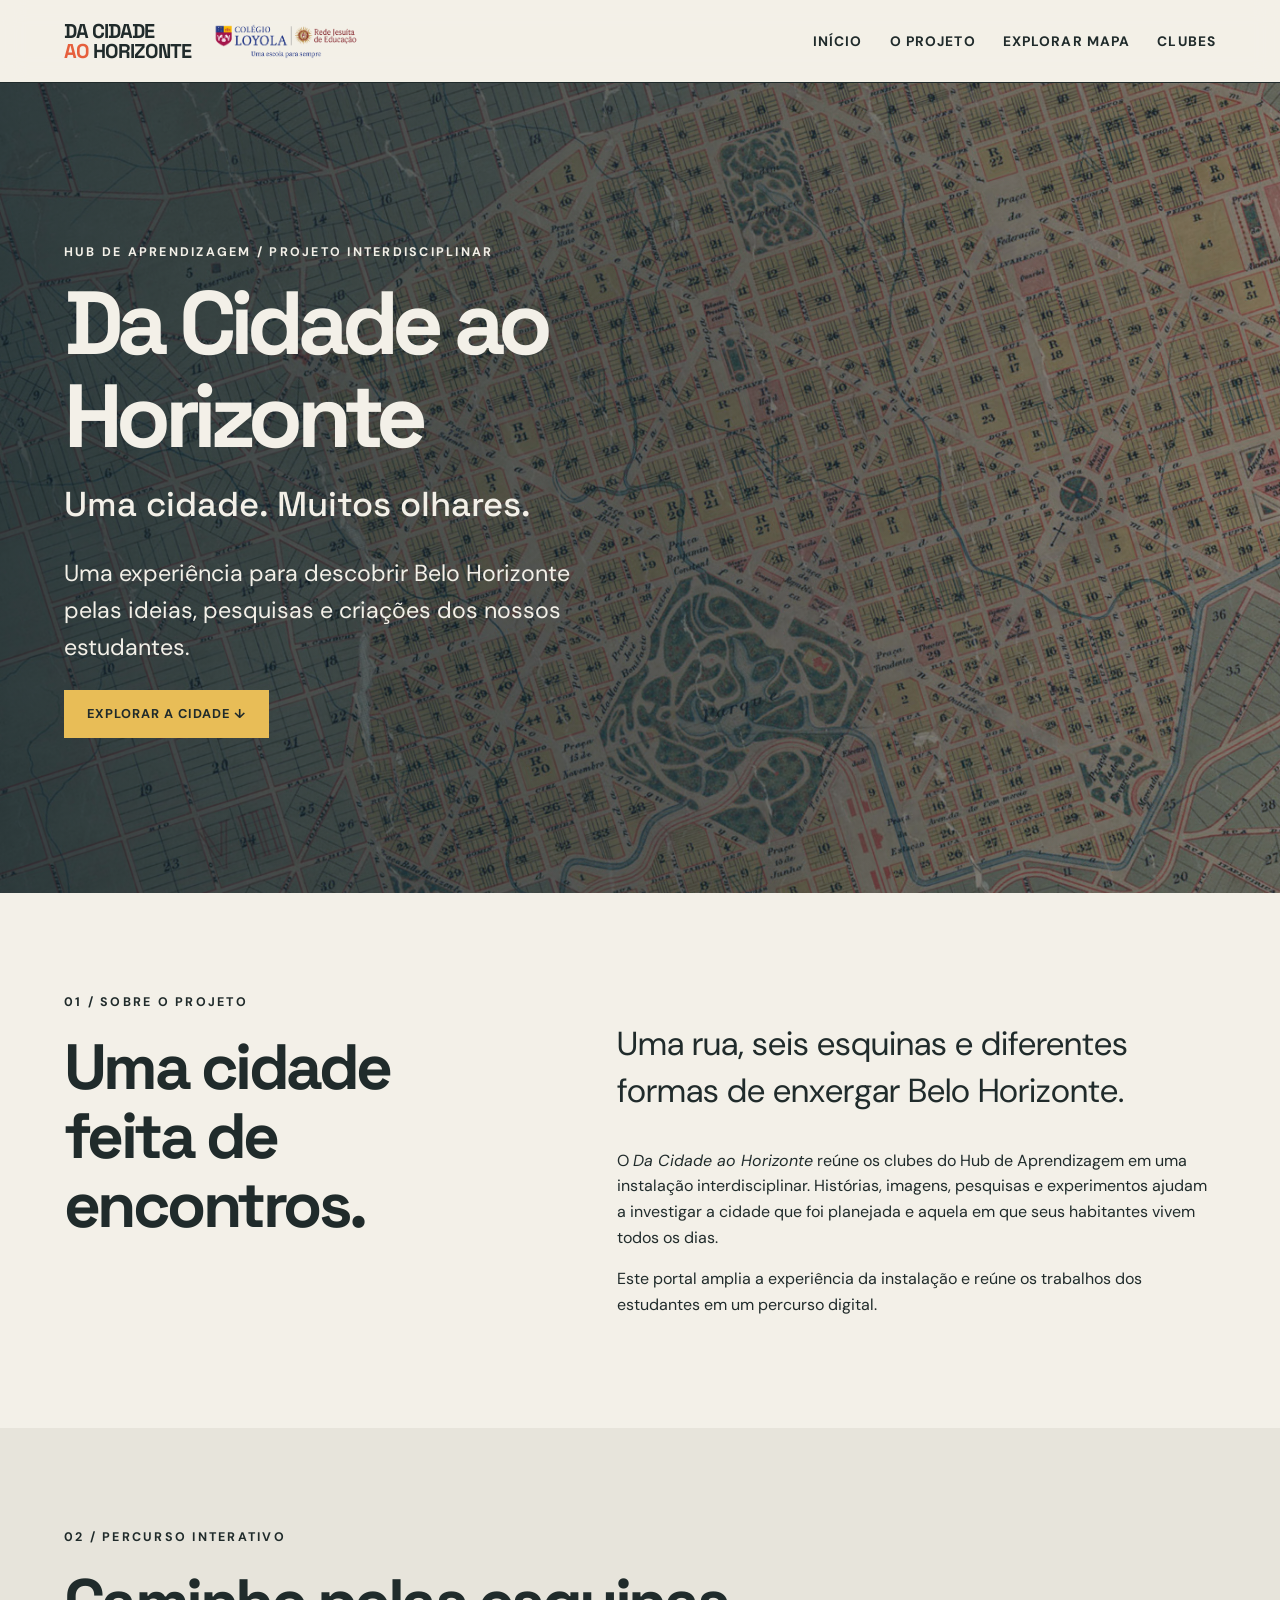
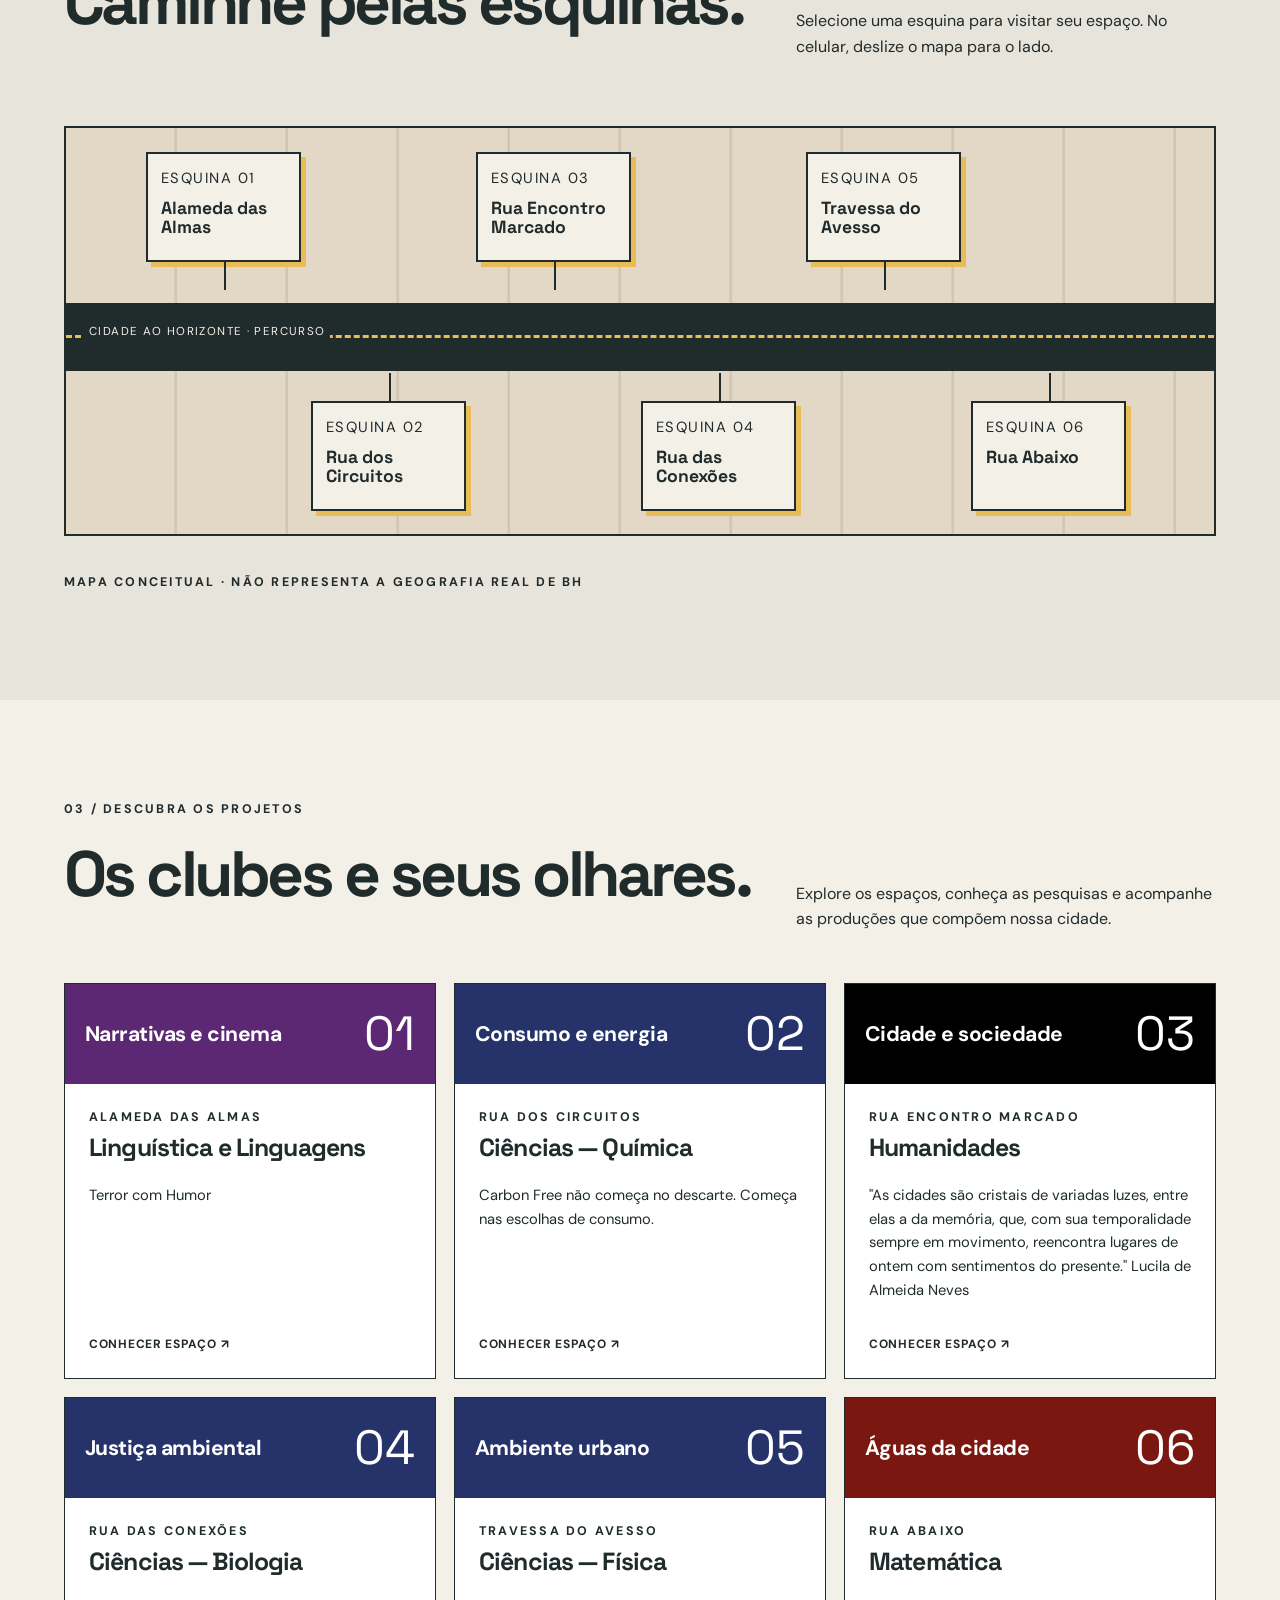
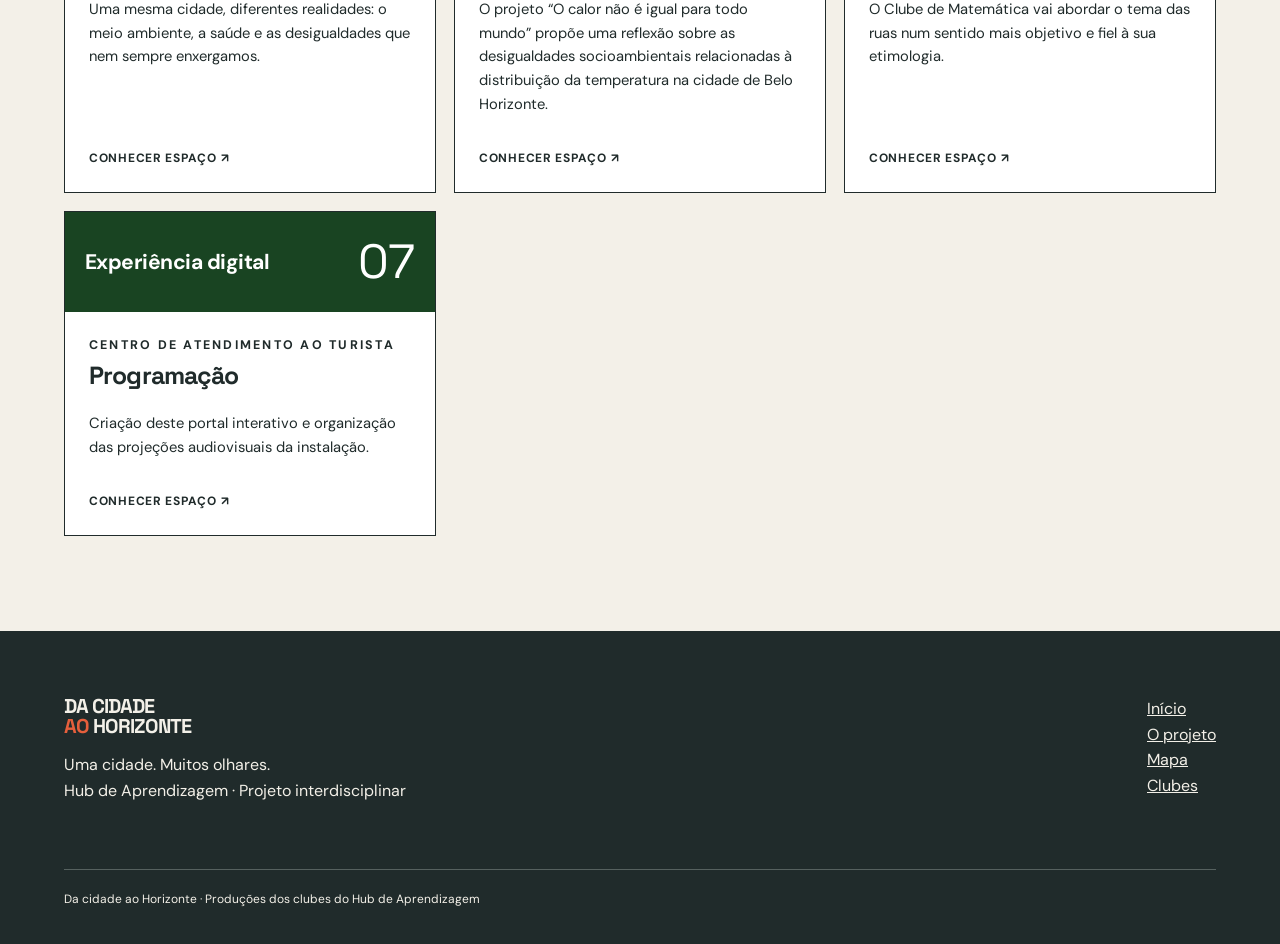
<file: index.html>
<!doctype html>
<html lang="pt-BR">

<head>
    <meta charset="utf-8">
    <meta name="viewport" content="width=device-width,initial-scale=1">
    <meta name="description"
        content="Da Cidade ao Horizonte: uma experiência interdisciplinar para explorar Belo Horizonte pelos olhares dos estudantes do Hub de Aprendizagem.">
    <meta property="og:title" content="Da Cidade ao Horizonte">
    <meta property="og:description" content="Uma cidade. Muitos olhares.">
    <meta name="theme-color" content="#244E59">
    <title>Da Cidade ao Horizonte | Hub de Aprendizagem</title>
    <link rel="stylesheet" href="css/style.css">
    <link rel="stylesheet" href="css/responsive.css">
</head>

<body>
    <header>
        <div class="header-inner"><div class="header-identity"><a class="brand" href="index.html">DA CIDADE
                <br><span>AO</span> HORIZONTE</a><img class="header-loyola" src="img/loyola.png" alt="Colégio Loyola"></div><button class="menu-toggle" aria-expanded="false"
                aria-controls="main-nav">Menu ☰</button>
            <nav id="main-nav" aria-label="Navegação principal"><a href="index.html">Início</a><a href="#projeto">O
                    projeto</a><a href="#mapa">Explorar mapa</a><a href="#clubes">Clubes</a></nav>
        </div>
    </header>
    <main>
        <section class="hero">
            <div class="orb" aria-hidden="true"></div>
            <div class="wrap"><span class="eyebrow">Hub de Aprendizagem / Projeto interdisciplinar</span>
                <h1>Da Cidade ao<br>Horizonte<span style="color:#E8BD57"></span></h1>
                <p class="sub">Uma cidade. Muitos olhares.</p>
                <p>Uma experiência para descobrir Belo Horizonte pelas ideias, pesquisas e criações dos nossos
                    estudantes.</p><a class="btn btn-light" href="#mapa">Explorar a cidade ↓</a>
            </div>
        </section>
        <section id="projeto">
            <div class="wrap intro-grid">
                <div><span class="eyebrow">01 / Sobre o projeto</span>
                    <h2>Uma cidade feita de encontros.</h2>
                </div>
                <div>
                    <p class="lead">Uma rua, seis esquinas e diferentes formas de enxergar Belo Horizonte.</p>
                    <p>O <i>Da Cidade ao Horizonte</i> reúne os clubes do Hub de Aprendizagem em uma instalação interdisciplinar.
                        Histórias, imagens, pesquisas e experimentos ajudam a investigar a cidade que foi planejada e
                        aquela em que seus habitantes vivem todos os dias.</p>
                    <p>Este portal amplia a experiência da instalação e reúne os trabalhos dos estudantes em um percurso
                        digital.</p>
                </div>
            </div>
        </section>
        <section id="mapa" class="map-section">
            <div class="wrap">
                <div class="section-head">
                    <div><span class="eyebrow">02 / Percurso interativo</span>
                        <h2>Caminhe pelas esquinas.</h2>
                    </div>
                    <p>Selecione uma esquina para visitar seu espaço. No celular, deslize o mapa para o lado. </p>
                </div>
                <div class="map-scroll" role="region" aria-label="Mapa horizontal das seis esquinas" tabindex="0">
                    <div class="street" id="street-map"></div>
                </div>
                <p class="eyebrow">Mapa conceitual · não representa a geografia real de BH</p>
            </div>
        </section>
        <section id="clubes">
            <div class="wrap">
                <div class="section-head">
                    <div><span class="eyebrow">03 / Descubra os projetos</span>
                        <h2>Os clubes e seus olhares.</h2>
                    </div>
                    <p>Explore os espaços, conheça as pesquisas e acompanhe as produções que compõem nossa cidade.</p>
                </div>
                <div class="club-grid" id="club-cards"></div>
            </div>
        </section>
    </main>
    <footer>
        <div class="wrap">
            <div class="footer-grid">
                <div>
                    <div class="brand">DA CIDADE<br><span>AO</span> HORIZONTE</div>
                    <p>Uma cidade. Muitos olhares.<br>Hub de Aprendizagem · Projeto interdisciplinar</p>
                </div>
                <div><a href="index.html">Início</a><br><a href="#projeto">O projeto</a><br><a
                        href="#mapa">Mapa</a><br><a href="#clubes">Clubes</a></div>
            </div>
            <div class="fine">Da cidade ao Horizonte · Produções dos clubes do Hub de Aprendizagem</div>
        </div>
    </footer>
    <script src="js/data.js"></script>
    <script src="js/main.js"></script>
</body>

</html>
</file>
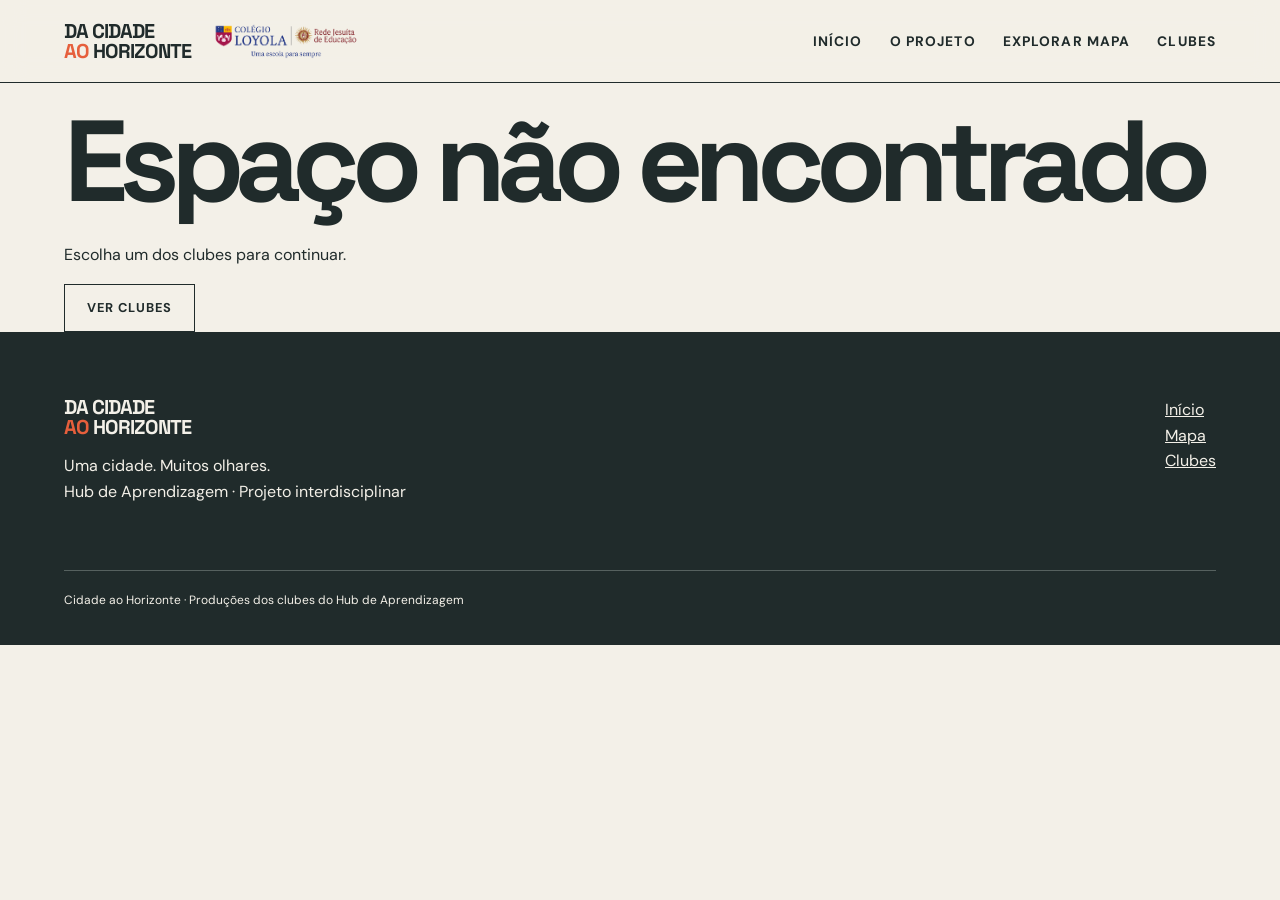
<file: clube.html>
<!doctype html>
<html lang="pt-BR">

<head>
    <meta charset="utf-8">
    <meta name="viewport" content="width=device-width,initial-scale=1">
    <meta name="description" content="Conheça os trabalhos dos estudantes no projeto Cidade ao Horizonte.">
    <meta name="theme-color" content="#244E59">
    <title>Clube | Cidade ao Horizonte</title>
    <link rel="stylesheet" href="css/style.css">
    <link rel="stylesheet" href="css/responsive.css">
</head>

<body>
    <header>
        <div class="header-inner"><div class="header-identity"><a class="brand" href="index.html">DA CIDADE
                <br><span>AO</span> HORIZONTE</a><img class="header-loyola" src="img/loyola.png" alt="Colégio Loyola"></div><button class="menu-toggle" aria-expanded="false"
                aria-controls="main-nav">Menu ☰</button>
            <nav id="main-nav" aria-label="Navegação principal"><a href="index.html">Início</a><a
                    href="index.html#projeto">O projeto</a><a href="index.html#mapa">Explorar mapa</a><a
                    href="index.html#clubes">Clubes</a></nav>
        </div>
    </header>
    <main id="club-detail"></main>
    <footer>
        <div class="wrap">
            <div class="footer-grid">
                <div>
                    <div class="brand">DA CIDADE<br><span>AO</span> HORIZONTE</div>
                    <p>Uma cidade. Muitos olhares.<br>Hub de Aprendizagem · Projeto interdisciplinar</p>
                </div>
                <div><a href="index.html">Início</a><br><a href="index.html#mapa">Mapa</a><br><a
                        href="index.html#clubes">Clubes</a></div>
            </div>
            <div class="fine">Cidade ao Horizonte · Produções dos clubes do Hub de Aprendizagem</div>
        </div>
    </footer>
    <script src="js/data.js"></script>
    <script src="js/main.js?v=20261114-sem-destaques"></script>
</body>

</html>
</file>
<file: css/style.css>
@import url('https://fonts.googleapis.com/css2?family=DM+Sans:wght@400;500;600;700&family=Space+Grotesk:wght@400;500;600;700&display=swap');

:root {
    --ink: #202B2B;
    --blue: #244E59;
    --orange: #E65F3C;
    --yellow: #E8BD57;
    --paper: #F3F0E8;
    --muted: #727875
}

* {
    box-sizing: border-box
}

html {
    scroll-behavior: smooth
}

body {
    margin: 0;
    background: var(--paper);
    color: var(--ink);
    font: 16px/1.6 'DM Sans', sans-serif
}

a {
    color: inherit
}

button {
    font: inherit
}

h1,
h2,
h3,
.brand {
    font-family: 'Space Grotesk', sans-serif;
    line-height: 1.08
}

h1 {
    font-size: clamp(3.7rem, 9vw, 9rem);
    letter-spacing: -.075em;
    margin: .15em 0
}

h2 {
    font-size: clamp(2.2rem, 5vw, 4.5rem);
    letter-spacing: -.055em;
    margin: .3em 0 .6em
}

h3 {
    font-size: 1.55rem;
    letter-spacing: -.035em;
    margin: .3em 0
}

p {
    max-width: 68ch
}

td{
    vertical-align: top;
}
.tdBold{
    font-weight: bold;
}
.tdItalic {
  font-style: italic;
}

header {
    position: sticky;
    top: 0;
    z-index: 30;
    background: rgba(243, 240, 232, .96);
    border-bottom: 1px solid var(--ink);
    backdrop-filter: blur(12px)
}

.header-inner {
    max-width: 1440px;
    margin: auto;
    display: flex;
    align-items: center;
    justify-content: space-between;
    gap: 2rem;
    padding: 17px 5%
}

.brand {
    text-decoration: none;
    font-weight: 700;
    letter-spacing: -.05em;
    font-size: 1.25rem;
    line-height: 1
}

.brand span {
    color: var(--orange)
}

nav {
    display: flex;
    gap: 1.7rem;
    align-items: center
}

nav a {
    text-decoration: none;
    font-size: .86rem;
    font-weight: 700;
    text-transform: uppercase;
    letter-spacing: .08em
}

nav a:hover,
.text-link:hover {
    color: var(--orange)
}

.menu-toggle {
    display: none;
    background: none;
    border: 1px solid;
    padding: 8px 12px;
    cursor: pointer
}

main {
    overflow: hidden
}

.wrap {
    max-width: 1440px;
    padding: 0 5%;
    margin: auto
}

.hero {
    background: var(--blue);
    color: var(--paper);
    position: relative;
    min-height: 650px;
    display: flex;
    align-items: center;
    overflow: hidden
}

.hero:before {
    content: '';
    position: absolute;
    inset: 0;
    opacity: .15;
    background-image: linear-gradient(90deg, transparent 96%, #fff 97%), linear-gradient(transparent 96%, #fff 97%);
    background-size: 85px 85px;
    transform: rotate(-15deg) scale(1.4)
}

.hero .wrap {
    position: relative;
    width: 100%;
    padding-top: 100px;
    padding-bottom: 110px
}

.eyebrow {
    font-size: .78rem;
    text-transform: uppercase;
    letter-spacing: .18em;
    font-weight: 700
}

.hero p {
    font-size: clamp(1.1rem, 2vw, 1.45rem);
    max-width: 560px
}

.hero .sub {
    font-family: 'Space Grotesk';
    font-size: clamp(1.6rem, 3vw, 2.5rem);
    font-weight: 500;
    margin: 0
}

.hero .orb {
    position: absolute;
    right: -7%;
    bottom: -55%;
    border: 90px solid var(--yellow);
    width: 580px;
    height: 580px;
    border-radius: 50%;
    opacity: .75
}

.btn {
    display: inline-block;
    border: 1px solid var(--ink);
    padding: 13px 22px;
    text-decoration: none;
    text-transform: uppercase;
    font-size: .8rem;
    letter-spacing: .08em;
    font-weight: 700;
    transition: transform .2s, background .2s
}

.btn:hover {
    transform: translateY(-3px)
}

.btn-light {
    background: var(--yellow);
    color: var(--ink);
    border-color: var(--yellow)
}

section {
    padding: 95px 0
}

.intro-grid {
    display: grid;
    grid-template-columns: 1fr 1.3fr;
    gap: 8%
}

.intro-grid .lead {
    font-size: clamp(1.4rem, 2.6vw, 2.2rem);
    line-height: 1.4
}

.section-head {
    display: flex;
    justify-content: space-between;
    align-items: end;
    gap: 2rem;
    margin-bottom: 35px
}

.section-head p {
    max-width: 420px
}

.map-section {
    background: #E7E4DB
}

.map-scroll {
    overflow-x: auto;
    padding: 15px 0 25px;
    scrollbar-color: var(--orange) transparent
}

.street {
    position: relative;
    min-width: 1120px;
    height: 410px;
    background: #E3D8C6;
    border: 2px solid var(--ink);
    overflow: hidden;
    background-image: repeating-linear-gradient(90deg, transparent 0 108px, #d2c5b1 109px 111px)
}

.road {
    position: absolute;
    top: 175px;
    left: 0;
    right: 0;
    height: 68px;
    background: var(--ink)
}

.road:after {
    content: '';
    position: absolute;
    top: 32px;
    left: 0;
    right: 0;
    border-top: 3px dashed var(--yellow)
}

.street-label {
    position: absolute;
    left: 18px;
    top: 190px;
    z-index: 2;
    color: var(--paper);
    font-size: .72rem;
    text-transform: uppercase;
    letter-spacing: .12em;
    background: var(--ink);
    padding: 5px
}

.map-point {
    position: absolute;
    width: 155px;
    min-height: 110px;
    padding: 13px;
    background: var(--paper);
    border: 2px solid var(--ink);
    text-decoration: none;
    z-index: 3;
    box-shadow: 5px 5px 0 var(--yellow);
    transition: transform .2s
}

.map-point:hover,
.map-point:focus-visible {
    transform: translateY(-6px);
    background: #fff
}

.map-point:after {
    content: '';
    position: absolute;
    width: 2px;
    height: 30px;
    background: var(--ink);
    left: 50%;
    top: 100%
}

.map-point.bottom:after {
    top: auto;
    bottom: 100%
}

.map-point small {
    display: block;
    text-transform: uppercase;
    letter-spacing: .1em;
    font-size: .92rem
}

.map-point strong {
    display: block;
    font: 700 1.1rem/1.1 'Space Grotesk';
    margin-top: 9px
}

.map-point.top {
    top: 24px
}

.map-point.bottom {
    bottom: 23px
}

.map-point:nth-of-type(1) {
    left: 80px
}

.map-point:nth-of-type(2) {
    left: 245px
}

.map-point:nth-of-type(3) {
    left: 405px
}

.map-point:nth-of-type(4) {
    left: 565px
}

.map-point:nth-of-type(5) {
    left: 725px
}

.map-point:nth-of-type(6) {
    left: 885px
}

.map-point:nth-of-type(7) {
    left: 970px
}

.club-grid {
    display: grid;
    grid-template-columns: repeat(3, minmax(0, 1fr));
    gap: 18px
}

.club-card {
    border: 1px solid var(--ink);
    background: #fff;
    display: flex;
    flex-direction: column;
    min-height: 310px
}

.club-card .card-top {
    height: 95px;
    padding: 20px;
    background: var(--card);
    color: white;
    display: flex;
    align-items: start;
    justify-content: space-between
}

.club-card .card-top span {
    font-size: 3rem;
    line-height: 1;
    font-family: 'Space Grotesk'
}

.club-card .card-body {
    padding: 24px;
    display: flex;
    flex-direction: column;
    flex: 1
}

.club-card p {
    font-size: .92rem
}

.club-card .text-link {
    margin-top: auto;
    padding-top: 18px;
    text-transform: uppercase;
    font-weight: 700;
    letter-spacing: .06em;
    font-size: .75rem;
    text-decoration: none
}

.club-hero {
    padding: 95px 0 85px;
    background: var(--club);
    color: #fff;
    position: relative
}

.club-hero h1 {
    font-size: clamp(3.4rem, 7vw, 7.5rem);
    max-width: 1100px;
    overflow-wrap: anywhere
}

.club-hero p {
    font-size: 1.3rem;
    max-width: 760px
}

.club-hero .eyebrow {
    color: #fff
}

.breadcrumbs {
    font-size: .8rem;
    margin-bottom: 50px
}

.breadcrumbs a {
    color: inherit
}

.work-grid {
    display: grid;
    grid-template-columns: repeat(2, minmax(0, 1fr));
    gap: 25px
}

.work {
    border-top: 2px solid;
    padding-top: 25px
}

.placeholder {
    min-height: 280px;
    display: flex;
    flex-direction: column;
    justify-content: center;
    align-items: center;
    gap: 10px;
    background: #E5E0D5;
    border: 1px dashed #92928b;
    color: #686d69;
    text-align: center;
    padding: 20px
}

.placeholder span {
    font-size: 2.2rem
}

.work img {
    width: 100%;
    height: auto;
    display: block
}

.work figure {
    margin: 20px 0
}

.work figcaption {
    font-size: .78rem;
    color: var(--muted);
    margin-top: 6px
}

.work video {
    width: 100%;
    margin: 15px 0
}

.club-navigation {
    display: flex;
    justify-content: space-between;
    gap: 20px;
    flex-wrap: wrap;
    border-top: 1px solid;
    padding-top: 30px
}

.club-navigation a {
    font-weight: 700;
    text-decoration: none
}

.club-navigation a:hover {
    text-decoration: underline
}

footer {
    background: var(--ink);
    color: var(--paper);
    padding: 65px 0 35px
}

footer .footer-grid {
    display: flex;
    justify-content: space-between;
    gap: 30px;
    flex-wrap: wrap
}

footer a {
    color: inherit
}

footer .fine {
    border-top: 1px solid #56615f;
    padding-top: 20px;
    margin-top: 50px;
    font-size: .75rem
}

a:focus-visible,
button:focus-visible {
    outline: 3px solid var(--orange);
    outline-offset: 4px
}

@media(max-width:850px) {
    .club-grid {
        grid-template-columns: repeat(2, 1fr)
    }

    .intro-grid {
        grid-template-columns: 1fr
    }

    .hero {
        min-height: 550px
    }

    .hero .orb {
        opacity: .25
    }
}

@media(max-width:600px) {
    .header-inner {
        padding: 14px 5%
    }

    .menu-toggle {
        display: block
    }

    nav {
        display: none;
        position: absolute;
        top: 100%;
        left: 0;
        right: 0;
        background: var(--paper);
        padding: 22px 5%;
        border-bottom: 1px solid;
        flex-direction: column;
        align-items: start
    }

    nav.open {
        display: flex
    }

    .club-grid,
    .work-grid {
        grid-template-columns: 1fr
    }

    .hero {
        min-height: 520px
    }

    .hero .wrap {
        padding-top: 70px;
        padding-bottom: 70px
    }

    .hero .orb {
        width: 360px;
        height: 360px;
        border-width: 55px
    }

    .section-head {
        display: block
    }

    section {
        padding: 65px 0
    }

    .club-hero {
        padding: 60px 0
    }

    .placeholder {
        min-height: 210px
    }
}

@media(prefers-reduced-motion:reduce) {
    html {
        scroll-behavior: auto
    }

    *,
    *:before,
    *:after {
        transition: none !important;
        animation: none !important
    }
}
/* Descrições editoriais dos clubes (HTML confiável definido em js/data.js) */
.club-description { padding-top: 65px; padding-bottom: 65px; }
.club-description .descricao { max-width: 860px; margin: 0; text-align: left; overflow-wrap: anywhere; }
.club-description .descricao h2 { font-size: clamp(1.8rem, 4vw, 2.7rem); line-height: 1.2; margin: 0 0 14px; }
.club-description .descricao h3 { font-size: clamp(1.2rem, 2.6vw, 1.55rem); line-height: 1.35; margin: 32px 0 12px; color: #26336b; }
.club-description .descricao p { font-size: 1.05rem; line-height: 1.8; margin: 0 0 18px; }
.club-description .descricao .destaque { font-size: 1.18rem; font-style: italic; }
.club-description .descricao blockquote { margin: 24px 0; padding: 18px 22px; border-left: 4px solid #26336b; background: #f3f5fa; color: #202b38; font-size: 1.1rem; font-style: italic; line-height: 1.75; }
.club-description .descricao strong { font-weight: 700; }
@media(max-width:600px) { .club-description { padding-top: 42px; padding-bottom: 42px; } .club-description .descricao blockquote { padding: 14px 16px; } }

/* Cards inteiros clicáveis na seção Descubra os projetos */
.club-card {
    color: inherit;
    text-decoration: none;
    cursor: pointer;
    transition: transform .22s ease, box-shadow .22s ease;
}
.club-card:hover {
    transform: translateY(-4px);
    box-shadow: 0 10px 24px rgba(0, 0, 0, .12);
}
.club-card:focus-visible {
    outline: 3px solid #26336b;
    outline-offset: 4px;
}
@media (prefers-reduced-motion: reduce) {
    .club-card { transition: none; }
}


/* Texto da tag <small> no topo dos cards da seção 03 */
.club-card { container-type: inline-size; }
/* Altura uniforme para todos os cards, independentemente da quebra do texto. */
.club-card .card-top {
    height: 100px;
    min-height: 100px;
    max-height: 100px;
    box-sizing: border-box;
    padding: 18px 20px;
    gap: 12px;
    display: grid;
    grid-template-columns: minmax(0, 1fr) auto;
    align-items: center;
}
.club-card .card-top small {
    display: block;
    flex: 1 1 auto;
    min-width: 0;
    font-size: clamp(1.2rem, 5.7cqw, 1.7rem);
    line-height: 1.15;
    font-weight: 700;
    letter-spacing: -.025em;
    text-wrap: balance;
    overflow-wrap: break-word;
}
.club-card .card-top span { flex-shrink: 0; align-self: center; }

/* Home: primeira dobra ajustada à área visível, sem cortar o conteúdo. */
.hero {
    padding: 0;
    min-height: calc(100vh - 90px);
    min-height: calc(100svh - 90px);
}
.hero .wrap {
    padding-top: clamp(22px, 4vh, 52px);
    padding-bottom: clamp(22px, 4vh, 52px);
}
.hero h1 {
    font-size: clamp(3rem, min(7vw, 13vh), 7.5rem);
    line-height: 1.04;
    overflow-wrap: normal;
}
.hero .sub {
    font-size: clamp(1.3rem, min(2.7vw, 4vh), 2.3rem);
}
@media (max-width: 600px) {
    .hero {
        min-height: calc(100vh - 75px);
        min-height: calc(100svh - 75px);
    }
    .hero .wrap {
        padding-top: clamp(18px, 3vh, 36px);
        padding-bottom: clamp(18px, 3vh, 36px);
    }
    .hero h1 {
        font-size: clamp(2.35rem, 10.5vw, 4.2rem);
        letter-spacing: -.065em;
    }
    .hero p:not(.sub) {
        font-size: 1rem;
        line-height: 1.45;
    }
}


/* Home: fotografia de fundo, com contraste para os textos. */
.hero {
    background-color: #244c57;
    background-image: linear-gradient(90deg, rgba(12, 32, 40, .74), rgba(12, 32, 40, .30)), url('../img/home.jpg');
    background-size: cover;
    background-position: center center;
    background-repeat: no-repeat;
}
/* Remove a antiga grade desenhada sobre o fundo. */
.hero::before { content: none; }
/* O círculo decorativo não deve cobrir a fotografia. */
.hero .orb { display: none; }
@media (max-width: 600px) {
    .hero {
        background-position: center center;
        background-image: linear-gradient(90deg, rgba(12, 32, 40, .78), rgba(12, 32, 40, .48)), url('../img/home.jpg');
    }
}

/* Identidade institucional no cabeçalho */
.header-identity {
    display: flex;
    align-items: center;
    gap: 20px;
    min-width: 0;
    flex-shrink: 0;
}
.header-loyola {
    display: block;
    width: auto;
    height: 48px;
    max-width: 150px;
    object-fit: contain;
}
@media (max-width: 900px) {
    .header-loyola { display: none; }
}


/* Ficha técnica: colunas estáveis e tipografia consistente */
.club-description .descricao .ficha-tecnica {
  width: 100%;
  max-width: 100%;
  table-layout: fixed;
  border-collapse: collapse;
  text-align: left;
}
.club-description .descricao .ficha-tecnica th,
.club-description .descricao .ficha-tecnica td {
  padding: 8px 14px 8px 0;
  vertical-align: top;
  text-align: left;
  line-height: 1.55;
  font-size: 1rem;
  overflow-wrap: normal;
  word-break: normal;
  hyphens: none;
}
.club-description .descricao .ficha-tecnica th {
  width: 30%;
  font-weight: 700;
}
.club-description .descricao .ficha-tecnica td {
  width: 70%;
  font-weight: 400;
  overflow-wrap: break-word;
}
.club-description .descricao .ficha-tecnica em { font-style: italic; font-weight: 400; }
@media (max-width: 600px) {
  .club-description .descricao .ficha-tecnica th { width: 35%; }
  .club-description .descricao .ficha-tecnica td { width: 65%; }
  .club-description .descricao .ficha-tecnica th,
  .club-description .descricao .ficha-tecnica td { padding-right: 10px; font-size: .94rem; }
}
</file>
<file: css/responsive.css>
/* Ajustes responsivos principais estão em style.css. Use este arquivo para personalizações futuras. */
</file>
